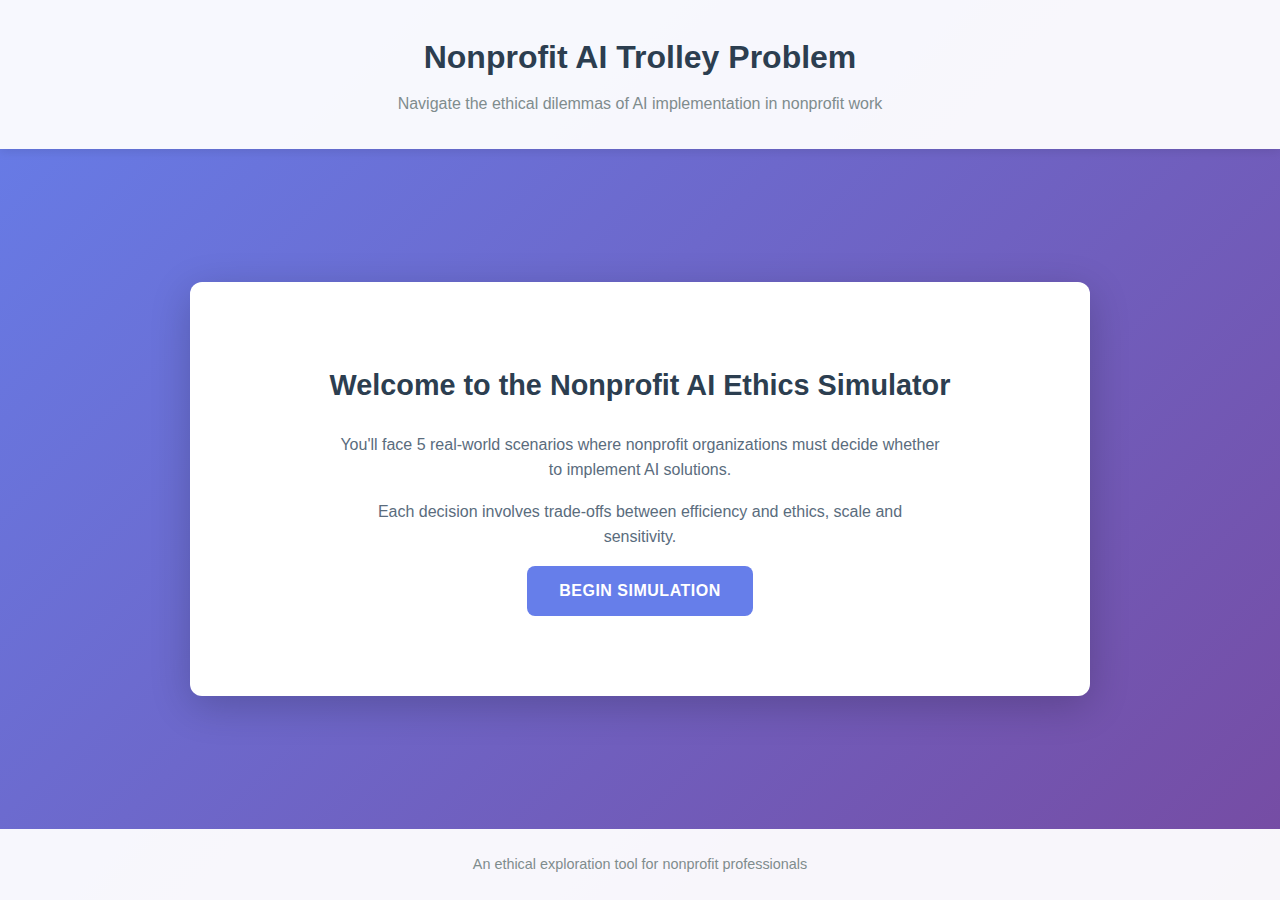
<file: index.html>
<!doctype html>
<html lang="en">
  <head>
    <meta charset="UTF-8" />
    <meta name="viewport" content="width=device-width, initial-scale=1.0" />
    <title>Nonprofit AI Trolley Problem</title>
    <link rel="stylesheet" href="style.css" />
  </head>
  <body>
    <header>
      <h1>Nonprofit AI Trolley Problem</h1>
      <p class="tagline">
        Navigate the ethical dilemmas of AI implementation in nonprofit work
      </p>
    </header>

    <main>
      <div id="scenario-container" class="container">
        <!-- Welcome Screen -->
        <div id="welcome-screen" class="screen active">
          <h2>Welcome to the Nonprofit AI Ethics Simulator</h2>
          <p>
            You'll face 5 real-world scenarios where nonprofit organizations
            must decide whether to implement AI solutions.
          </p>
          <p>
            Each decision involves trade-offs between efficiency and ethics,
            scale and sensitivity.
          </p>
          <button class="btn btn-primary" onclick="startSimulation()">
            Begin Simulation
          </button>
        </div>

        <!-- Scenario Screen -->
        <div id="scenario-screen" class="screen">
          <div class="scenario-header">
            <h2 id="scenario-title"></h2>
            <span class="scenario-counter"
              >Scenario <span id="current-scenario">1</span> of 5</span
            >
          </div>

          <div class="scenario-content">
            <div class="two-column">
              <div class="column">
                <h3>Current State</h3>
                <p id="current-state"></p>
              </div>
              <div class="column">
                <h3>AI Opportunity</h3>
                <p id="ai-opportunity"></p>
              </div>
            </div>

            <div class="benefits-risks">
              <div class="benefits-box">
                <h3>Potential Benefits</h3>
                <ul id="benefits-list"></ul>
              </div>
              <div class="risks-box">
                <h3>Potential Risks</h3>
                <ul id="risks-list"></ul>
              </div>
            </div>

            <div class="decision-area">
              <h3>Your Decision</h3>
              <p class="decision-prompt">Will you implement the AI solution?</p>
              <div class="button-group">
                <button class="btn btn-lever" onclick="makeDecision(true)">
                  <span class="lever-icon">⚡</span>
                  Pull the Lever
                  <span class="btn-subtitle">Implement AI</span>
                </button>
                <button class="btn btn-no-lever" onclick="makeDecision(false)">
                  <span class="stop-icon">✋</span>
                  Don't Pull
                  <span class="btn-subtitle">Keep Status Quo</span>
                </button>
              </div>
            </div>
          </div>
        </div>

        <!-- Outcome Screen -->
        <div id="outcome-screen" class="screen">
          <h2>Decision Outcome</h2>
          <div class="outcome-content">
            <p id="outcome-text"></p>
            <div class="reflection-box">
              <h3>Points to Consider</h3>
              <p id="reflection-text"></p>
            </div>
            <button class="btn btn-primary" onclick="nextScenario()">
              Continue
            </button>
          </div>
        </div>

        <!-- Animation Screen -->
        <div id="animation-screen" class="screen">
          <div class="animation-content">
            <h2 id="animation-title">Your Choice Has Been Made...</h2>
            <div class="trolley-scene">
              <div class="trolley-container">
                <div class="trolley-car" id="trolley-car">
                  <div class="trolley-body">
                    <div class="trolley-window"></div>
                    <div class="trolley-window"></div>
                  </div>
                  <div class="trolley-wheels">
                    <div class="wheel"></div>
                    <div class="wheel"></div>
                  </div>
                  <div class="trolley-label">ETHICS EXPRESS</div>
                </div>

                <div class="track-system">
                  <div class="main-track"></div>
                  <div class="switch-point" id="switch-point">
                    <div class="lever" id="track-lever"></div>
                  </div>
                  <div class="top-track" id="ai-track">
                    <div class="track-line"></div>
                    <div class="track-destination">
                      <span class="destination-icon">🤖</span>
                      <span class="destination-label">AI IMPLEMENTATION</span>
                    </div>
                  </div>
                  <div class="bottom-track" id="human-track">
                    <div class="track-line"></div>
                    <div class="track-destination">
                      <span class="destination-icon">👥</span>
                      <span class="destination-label">HUMAN APPROACH</span>
                    </div>
                  </div>
                </div>
              </div>

              <div class="animation-message" id="animation-message">
                <p id="choice-message"></p>
              </div>
            </div>
          </div>
        </div>

        <!-- Summary Screen -->
        <div id="summary-screen" class="screen">
          <h2>Simulation Complete</h2>
          <div class="summary-content">
            <p>You've navigated all 5 ethical dilemmas.</p>
            <div id="decisions-summary"></div>
            <div class="final-thoughts">
              <h3>Key Takeaway</h3>
              <p>
                There are no perfect answers in AI ethics. Each decision
                involves trade-offs between efficiency and equity, scale and
                sensitivity, innovation and inclusion.
              </p>
            </div>
            <button class="btn btn-primary" onclick="restartSimulation()">
              Start Over
            </button>
          </div>
        </div>
      </div>
    </main>

    <footer>
      <p>An ethical exploration tool for nonprofit professionals</p>
    </footer>

    <script src="script.js"></script>
  </body>
</html>
</file>
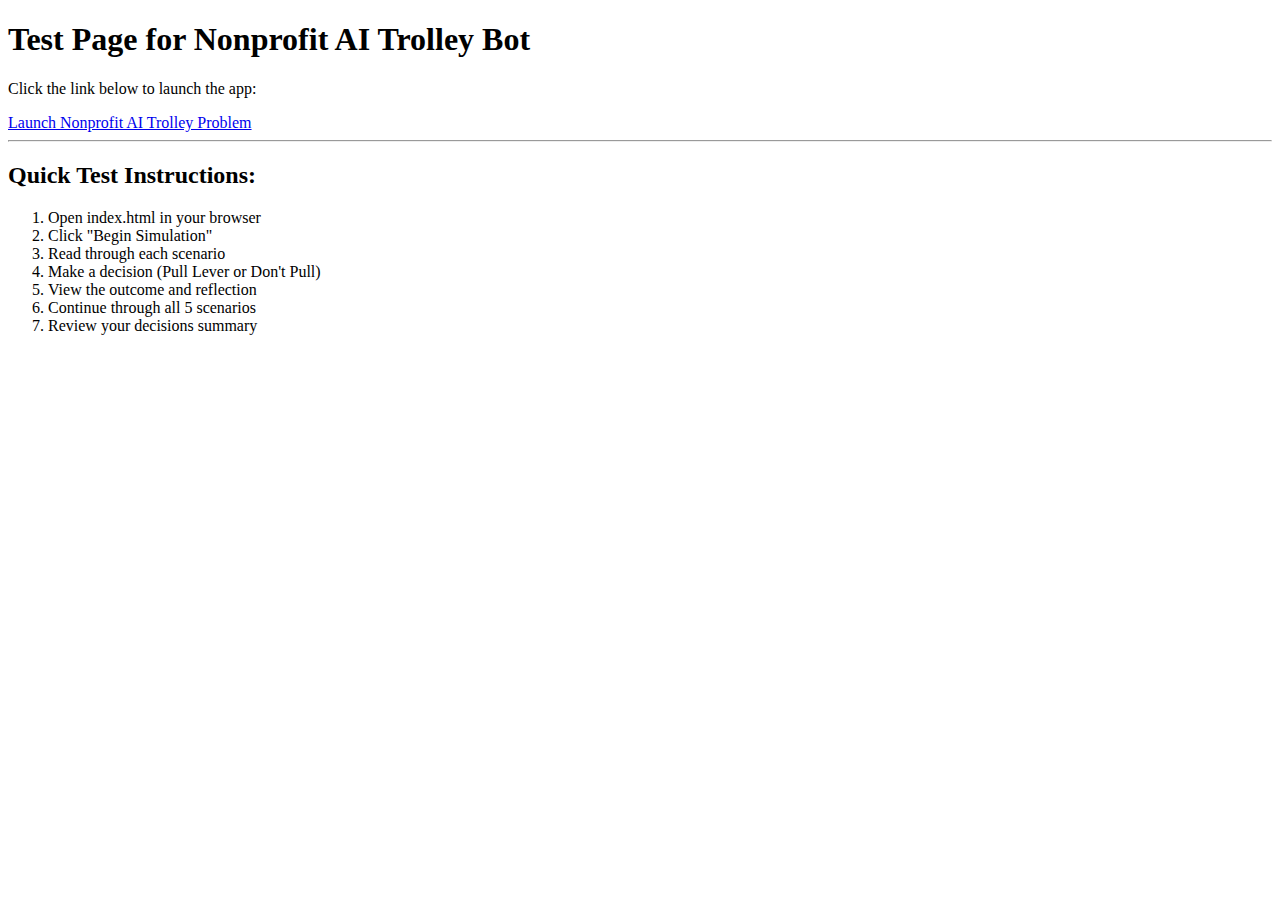
<file: test.html>
<!DOCTYPE html>
<html lang="en">
<head>
    <meta charset="UTF-8">
    <meta name="viewport" content="width=device-width, initial-scale=1.0">
    <title>Test - Nonprofit AI Trolley Problem</title>
</head>
<body>
    <h1>Test Page for Nonprofit AI Trolley Bot</h1>
    <p>Click the link below to launch the app:</p>
    <a href="index.html">Launch Nonprofit AI Trolley Problem</a>
    
    <hr>
    <h2>Quick Test Instructions:</h2>
    <ol>
        <li>Open index.html in your browser</li>
        <li>Click "Begin Simulation"</li>
        <li>Read through each scenario</li>
        <li>Make a decision (Pull Lever or Don't Pull)</li>
        <li>View the outcome and reflection</li>
        <li>Continue through all 5 scenarios</li>
        <li>Review your decisions summary</li>
    </ol>
</body>
</html>
</file>
<file: style.css>
/* Reset and Base Styles */
* {
  margin: 0;
  padding: 0;
  box-sizing: border-box;
}

body {
  font-family:
    -apple-system, BlinkMacSystemFont, "Segoe UI", Roboto, "Helvetica Neue",
    Arial, sans-serif;
  line-height: 1.6;
  color: #2c3e50;
  background: linear-gradient(135deg, #667eea 0%, #764ba2 100%);
  min-height: 100vh;
  display: flex;
  flex-direction: column;
}

/* Header */
header {
  background: rgba(255, 255, 255, 0.95);
  padding: 2rem 1rem;
  text-align: center;
  box-shadow: 0 2px 10px rgba(0, 0, 0, 0.1);
}

header h1 {
  color: #2c3e50;
  font-size: 2rem;
  margin-bottom: 0.5rem;
}

.tagline {
  color: #7f8c8d;
  font-size: 1rem;
}

/* Main Container */
main {
  flex: 1;
  padding: 2rem 1rem;
  display: flex;
  justify-content: center;
  align-items: center;
}

.container {
  background: white;
  border-radius: 12px;
  box-shadow: 0 10px 40px rgba(0, 0, 0, 0.2);
  max-width: 900px;
  width: 100%;
  padding: 2rem;
}

/* Screen Management */
.screen {
  display: none;
  animation: fadeIn 0.3s ease-in;
}

.screen.active {
  display: block;
}

@keyframes fadeIn {
  from {
    opacity: 0;
    transform: translateY(10px);
  }
  to {
    opacity: 1;
    transform: translateY(0);
  }
}

/* Welcome Screen */
#welcome-screen {
  text-align: center;
  padding: 3rem 2rem;
}

#welcome-screen h2 {
  color: #2c3e50;
  margin-bottom: 1.5rem;
  font-size: 1.8rem;
}

#welcome-screen p {
  margin-bottom: 1rem;
  color: #5a6c7d;
  max-width: 600px;
  margin-left: auto;
  margin-right: auto;
}

/* Scenario Screen */
.scenario-header {
  display: flex;
  justify-content: space-between;
  align-items: center;
  margin-bottom: 2rem;
  padding-bottom: 1rem;
  border-bottom: 2px solid #ecf0f1;
}

.scenario-header h2 {
  color: #2c3e50;
  font-size: 1.5rem;
  flex: 1;
}

.scenario-counter {
  color: #7f8c8d;
  font-size: 0.9rem;
  background: #ecf0f1;
  padding: 0.25rem 0.75rem;
  border-radius: 20px;
}

/* Two Column Layout */
.two-column {
  display: grid;
  grid-template-columns: 1fr 1fr;
  gap: 2rem;
  margin-bottom: 2rem;
}

.column {
  padding: 1.5rem;
  background: #f8f9fa;
  border-radius: 8px;
}

.column h3 {
  color: #2c3e50;
  margin-bottom: 1rem;
  font-size: 1.1rem;
}

.column p {
  color: #5a6c7d;
  line-height: 1.7;
}

/* Benefits and Risks */
.benefits-risks {
  display: grid;
  grid-template-columns: 1fr 1fr;
  gap: 2rem;
  margin-bottom: 2rem;
}

.benefits-box,
.risks-box {
  padding: 1.5rem;
  border-radius: 8px;
  border: 2px solid;
}

.benefits-box {
  background: #e8f5e9;
  border-color: #4caf50;
}

.risks-box {
  background: #ffebee;
  border-color: #f44336;
}

.benefits-box h3 {
  color: #2e7d32;
  margin-bottom: 1rem;
}

.risks-box h3 {
  color: #c62828;
  margin-bottom: 1rem;
}

.benefits-box ul,
.risks-box ul {
  list-style: none;
  padding-left: 0;
}

.benefits-box li,
.risks-box li {
  padding: 0.5rem 0;
  padding-left: 1.5rem;
  position: relative;
}

.benefits-box li::before {
  content: "✓";
  position: absolute;
  left: 0;
  color: #4caf50;
  font-weight: bold;
}

.risks-box li::before {
  content: "⚠";
  position: absolute;
  left: 0;
  color: #f44336;
}

/* Decision Area */
.decision-area {
  background: #f8f9fa;
  padding: 2rem;
  border-radius: 8px;
  text-align: center;
}

.decision-area h3 {
  color: #2c3e50;
  margin-bottom: 0.5rem;
}

.decision-prompt {
  color: #5a6c7d;
  margin-bottom: 2rem;
}

.button-group {
  display: flex;
  gap: 2rem;
  justify-content: center;
  flex-wrap: wrap;
}

/* Buttons */
.btn {
  padding: 1rem 2rem;
  border: none;
  border-radius: 8px;
  font-size: 1rem;
  cursor: pointer;
  transition: all 0.3s ease;
  text-transform: uppercase;
  letter-spacing: 0.5px;
  font-weight: 600;
}

.btn-primary {
  background: #667eea;
  color: white;
}

.btn-primary:hover {
  background: #5a67d8;
  transform: translateY(-2px);
  box-shadow: 0 5px 15px rgba(102, 126, 234, 0.4);
}

.btn-lever,
.btn-no-lever {
  display: flex;
  flex-direction: column;
  align-items: center;
  padding: 1.5rem 2.5rem;
  min-width: 200px;
  background: white;
  border: 3px solid #667eea;
  color: #667eea;
  position: relative;
  overflow: hidden;
}

.btn-lever.selected,
.btn-no-lever.selected {
  background: linear-gradient(135deg, #667eea, #764ba2);
  color: white;
  animation: pulse 0.5s ease;
}

@keyframes pulse {
  0% {
    transform: scale(1);
  }
  50% {
    transform: scale(1.05);
  }
  100% {
    transform: scale(1);
  }
}

.btn-lever:hover,
.btn-no-lever:hover {
  background: #f8f9fa;
  transform: translateY(-3px);
  box-shadow: 0 10px 25px rgba(102, 126, 234, 0.3);
}

.btn-lever.selected:hover,
.btn-no-lever.selected:hover {
  background: linear-gradient(135deg, #5a67d8, #6b449b);
  transform: translateY(-3px);
  box-shadow: 0 10px 25px rgba(102, 126, 234, 0.5);
}

.lever-icon,
.stop-icon {
  font-size: 2rem;
  margin-bottom: 0.5rem;
}

.btn-subtitle {
  font-size: 0.8rem;
  opacity: 0.9;
  margin-top: 0.25rem;
  font-weight: normal;
  text-transform: none;
}

/* Outcome Screen */
.outcome-content {
  padding: 2rem;
}

#outcome-screen h2 {
  color: #2c3e50;
  margin-bottom: 2rem;
  text-align: center;
}

#outcome-text {
  background: #f8f9fa;
  padding: 1.5rem;
  border-radius: 8px;
  margin-bottom: 2rem;
  line-height: 1.8;
  color: #2c3e50;
}

.reflection-box {
  background: #fff3cd;
  border: 2px solid #ffc107;
  padding: 1.5rem;
  border-radius: 8px;
  margin-bottom: 2rem;
}

.reflection-box h3 {
  color: #856404;
  margin-bottom: 1rem;
}

.reflection-box p {
  color: #856404;
  line-height: 1.7;
}

/* Summary Screen */
.summary-content {
  padding: 2rem;
  text-align: center;
}

#summary-screen h2 {
  color: #2c3e50;
  margin-bottom: 2rem;
}

.decision-list {
  list-style: none;
  text-align: left;
  max-width: 600px;
  margin: 2rem auto;
  padding: 0;
}

.decision-list li {
  padding: 1rem;
  margin-bottom: 1rem;
  background: #f8f9fa;
  border-radius: 8px;
  border-left: 4px solid #667eea;
}

.decision-stats {
  margin: 2rem 0;
  padding: 1.5rem;
  background: #ecf0f1;
  border-radius: 8px;
}

.final-thoughts {
  margin: 2rem 0;
  padding: 2rem;
  background: linear-gradient(135deg, #667eea15, #764ba215);
  border-radius: 8px;
  border: 2px solid #667eea30;
}

.final-thoughts h3 {
  color: #2c3e50;
  margin-bottom: 1rem;
}

/* Footer */
footer {
  background: rgba(255, 255, 255, 0.95);
  padding: 1.5rem;
  text-align: center;
  color: #7f8c8d;
  font-size: 0.9rem;
}

/* Mobile Responsive */
@media (max-width: 768px) {
  header h1 {
    font-size: 1.5rem;
  }

  .tagline {
    font-size: 0.9rem;
  }

  .container {
    padding: 1.5rem;
    margin: 0 0.5rem;
  }

  .two-column,
  .benefits-risks {
    grid-template-columns: 1fr;
    gap: 1rem;
  }

  .button-group {
    flex-direction: column;
    gap: 1rem;
  }

  .btn-lever,
  .btn-no-lever {
    width: 100%;
  }

  .scenario-header {
    flex-direction: column;
    align-items: flex-start;
    gap: 1rem;
  }

  .scenario-counter {
    align-self: flex-start;
  }
}

/* Accessibility */
.btn:focus {
  outline: 3px solid #667eea;
  outline-offset: 2px;
}

@media (prefers-reduced-motion: reduce) {
  * {
    animation: none !important;
    transition: none !important;
  }
}

/* Animation Screen */
#animation-screen {
  background: linear-gradient(135deg, #667eea 0%, #764ba2 100%);
}

.animation-content {
  padding: 2rem;
  text-align: center;
  height: 100%;
  display: flex;
  flex-direction: column;
  justify-content: center;
}

#animation-title {
  color: white;
  font-size: 2rem;
  margin-bottom: 2rem;
  text-shadow: 2px 2px 4px rgba(0, 0, 0, 0.3);
}

.trolley-scene {
  background: white;
  border-radius: 20px;
  padding: 3rem 2rem;
  box-shadow: 0 20px 60px rgba(0, 0, 0, 0.3);
  max-width: 800px;
  margin: 0 auto;
  position: relative;
  overflow: hidden;
}

.trolley-container {
  position: relative;
  height: 300px;
  width: 100%;
}

/* Trolley Car Design */
.trolley-car {
  position: absolute;
  left: -200px;
  top: 100px;
  width: 140px;
  height: 90px;
  z-index: 10;
  transition: all 0.3s ease;
  filter: drop-shadow(0 5px 10px rgba(0, 0, 0, 0.3));
}

.trolley-body {
  background: linear-gradient(180deg, #e74c3c 0%, #c0392b 100%);
  border-radius: 15px 15px 5px 5px;
  height: 70px;
  position: relative;
  box-shadow: 0 4px 10px rgba(0, 0, 0, 0.3);
  border: 2px solid #a93226;
}

.trolley-window {
  position: absolute;
  top: 10px;
  width: 25px;
  height: 25px;
  background: #87ceeb;
  border: 3px solid #c0392b;
  border-radius: 3px;
}

.trolley-window:first-child {
  left: 15px;
}

.trolley-window:last-child {
  right: 15px;
}

.trolley-wheels {
  position: absolute;
  bottom: -10px;
  width: 100%;
  display: flex;
  justify-content: space-around;
  padding: 0 20px;
}

.wheel {
  width: 20px;
  height: 20px;
  background: #2c3e50;
  border-radius: 50%;
  border: 3px solid #34495e;
  animation: wheelRotate 2s linear infinite;
}

@keyframes wheelRotate {
  from {
    transform: rotate(0deg);
  }
  to {
    transform: rotate(360deg);
  }
}

.trolley-label {
  position: absolute;
  top: 50%;
  left: 50%;
  transform: translate(-50%, -50%);
  color: white;
  font-size: 10px;
  font-weight: bold;
  text-shadow: 1px 1px 2px rgba(0, 0, 0, 0.5);
}

/* Track System */
.track-system {
  position: absolute;
  top: 140px;
  left: 0;
  right: 0;
  height: 100px;
}

.main-track {
  position: absolute;
  left: 0;
  top: 20px;
  width: 40%;
  height: 8px;
  background: repeating-linear-gradient(
    90deg,
    #444 0px,
    #444 10px,
    #666 10px,
    #666 20px
  );
  border-radius: 4px;
  box-shadow: 0 2px 4px rgba(0, 0, 0, 0.2);
}

.main-track::before,
.main-track::after {
  content: "";
  position: absolute;
  top: -8px;
  width: 2px;
  height: 22px;
  background: #8b7355;
}

.main-track::before {
  left: 10%;
}
.main-track::after {
  left: 30%;
}

.switch-point {
  position: absolute;
  left: 38%;
  top: 10px;
  width: 60px;
  height: 60px;
  z-index: 5;
}

.lever {
  position: absolute;
  left: 50%;
  top: 50%;
  width: 50px;
  height: 12px;
  background: linear-gradient(90deg, #f39c12, #e67e22);
  border-radius: 6px;
  transform-origin: left center;
  transform: translate(-50%, -50%) rotate(0deg);
  transition: transform 1.5s cubic-bezier(0.68, -0.55, 0.265, 1.55);
  box-shadow: 0 3px 6px rgba(0, 0, 0, 0.4);
  border: 2px solid #d68910;
}

.lever::after {
  content: "";
  position: absolute;
  right: -8px;
  top: 50%;
  transform: translateY(-50%);
  width: 16px;
  height: 16px;
  background: #e74c3c;
  border-radius: 50%;
  border: 2px solid #c0392b;
}

.lever.pulled {
  transform: translate(-50%, -50%) rotate(-30deg);
}

.lever.not-pulled {
  transform: translate(-50%, -50%) rotate(30deg);
}

.top-track,
.bottom-track {
  position: absolute;
  left: 40%;
  width: 60%;
  height: 8px;
  background: repeating-linear-gradient(
    90deg,
    #444 0px,
    #444 10px,
    #666 10px,
    #666 20px
  );
  border-radius: 4px;
  box-shadow: 0 2px 4px rgba(0, 0, 0, 0.2);
  opacity: 0.5;
  transition: all 0.5s ease;
}

.top-track.active,
.bottom-track.active {
  opacity: 1;
  height: 10px;
}

.top-track {
  top: 0;
  transform: rotate(-8deg);
  transform-origin: left center;
}

.bottom-track {
  top: 40px;
  transform: rotate(8deg);
  transform-origin: left center;
}

.track-destination {
  position: absolute;
  right: -10px;
  top: 50%;
  transform: translateY(-50%) scale(0.9);
  display: flex;
  align-items: center;
  gap: 10px;
  padding: 12px 20px;
  border-radius: 15px;
  font-weight: bold;
  font-size: 16px;
  transition: all 0.5s ease;
  opacity: 0.7;
}

.track-destination.arriving {
  transform: translateY(-50%) scale(1.1);
  opacity: 1;
  animation: pulse 0.5s ease 2;
}

@keyframes pulse {
  50% {
    transform: translateY(-50%) scale(1.2);
  }
}

.top-track .track-destination {
  background: linear-gradient(135deg, #667eea, #764ba2);
  color: white;
  top: -30px;
}

.bottom-track .track-destination {
  background: linear-gradient(135deg, #4caf50, #66bb6a);
  color: white;
  top: 20px;
}

.destination-icon {
  font-size: 24px;
}

/* Trolley Movement Animations */
.trolley-car.move-to-ai {
  animation: moveToAI 7s cubic-bezier(0.4, 0, 0.2, 1) forwards;
}

.trolley-car.move-to-human {
  animation: moveToHuman 7s cubic-bezier(0.4, 0, 0.2, 1) forwards;
}

/* Speed lines effect */
.trolley-car.move-to-ai::before,
.trolley-car.move-to-human::before {
  content: "";
  position: absolute;
  left: -30px;
  top: 50%;
  transform: translateY(-50%);
  width: 30px;
  height: 2px;
  background: linear-gradient(90deg, transparent, rgba(255, 255, 255, 0.6));
  animation: speedLines 0.5s linear infinite;
}

@keyframes speedLines {
  to {
    transform: translateY(-50%) translateX(-10px);
    opacity: 0;
  }
}

@keyframes moveToAI {
  0% {
    left: -200px;
    top: 100px;
    transform: scale(1);
  }
  20% {
    left: 100px;
    top: 100px;
    transform: scale(1.05);
  }
  40% {
    left: 250px;
    top: 100px;
    transform: scale(1.05);
  }
  45% {
    left: 280px;
    top: 100px;
    transform: scale(1.1) rotate(-2deg);
  }
  50% {
    left: 310px;
    top: 95px;
    transform: scale(1.1) rotate(-4deg);
  }
  100% {
    left: 850px;
    top: 65px;
    transform: scale(0.9) rotate(-8deg);
  }
}

@keyframes moveToHuman {
  0% {
    left: -200px;
    top: 100px;
    transform: scale(1);
  }
  20% {
    left: 100px;
    top: 100px;
    transform: scale(1.05);
  }
  40% {
    left: 250px;
    top: 100px;
    transform: scale(1.05);
  }
  45% {
    left: 280px;
    top: 100px;
    transform: scale(1.1) rotate(2deg);
  }
  50% {
    left: 310px;
    top: 105px;
    transform: scale(1.1) rotate(4deg);
  }
  100% {
    left: 850px;
    top: 135px;
    transform: scale(0.9) rotate(8deg);
  }
}

/* Animation Message */
.animation-message {
  margin-top: 2rem;
  padding: 1rem;
  background: #f8f9fa;
  border-radius: 10px;
  min-height: 60px;
  display: flex;
  align-items: center;
  justify-content: center;
}

#choice-message {
  font-size: 1.2rem;
  color: #2c3e50;
  font-weight: 500;
  margin: 0;
  opacity: 0;
  animation: fadeInMessage 1s ease-in 2s forwards;
}

@keyframes fadeInMessage {
  to {
    opacity: 1;
  }
}

/* Highlight tracks */
.top-track.highlight {
  animation: pulseTrack 1s ease 3;
  box-shadow: 0 0 30px rgba(102, 126, 234, 1);
  background: repeating-linear-gradient(
    90deg,
    #667eea 0px,
    #667eea 10px,
    #764ba2 10px,
    #764ba2 20px
  );
}

.bottom-track.highlight {
  animation: pulseTrack 1s ease 3;
  box-shadow: 0 0 30px rgba(76, 175, 80, 1);
  background: repeating-linear-gradient(
    90deg,
    #4caf50 0px,
    #4caf50 10px,
    #66bb6a 10px,
    #66bb6a 20px
  );
}

@keyframes pulseTrack {
  50% {
    transform: scale(1.05);
  }
}

/* High Contrast Mode Support */
@media (prefers-contrast: high) {
  .benefits-box {
    background: white;
    border: 3px solid green;
  }

  .risks-box {
    background: white;
    border: 3px solid red;
  }

  .btn-lever,
  .btn-no-lever {
    background: white;
    border: 3px solid #2c3e50;
    color: #2c3e50;
  }

  .btn-lever.selected,
  .btn-no-lever.selected {
    background: #2c3e50;
    color: white;
  }
}
</file>
